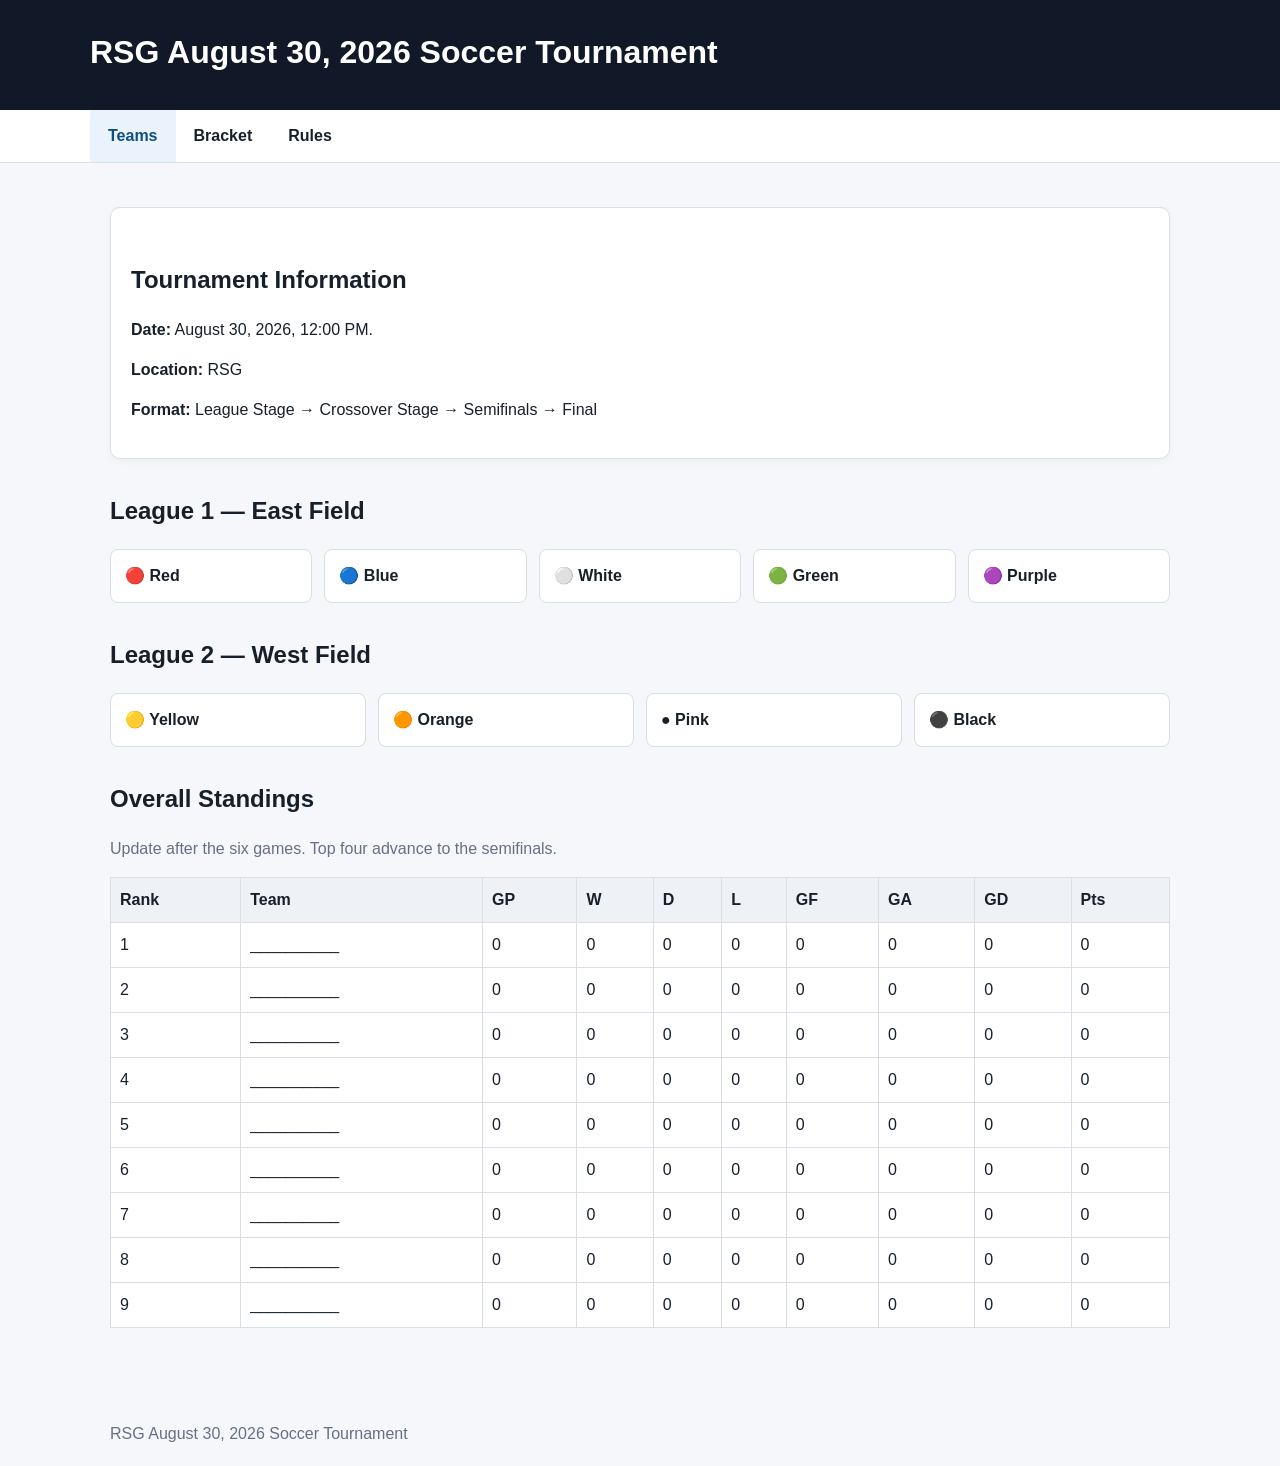
<file: index.html>
<!doctype html><html lang="en"><head><meta charset="utf-8"><meta name="viewport" content="width=device-width,initial-scale=1"><title>Teams</title><link rel="stylesheet" href="style.css"></head><body>
<header><div class="wrap"><h1>RSG August 30, 2026 Soccer Tournament</h1></div></header>
<nav><div class="wrap"><a class="active" href="index.html">Teams</a><a class="" href="bracket.html">Bracket</a><a class="" href="rules.html">Rules</a></div></nav><main><div class="card"><h2>Tournament Information</h2><p><strong>Date:</strong> August 30, 2026, 12:00 PM.</p><p><strong>Location:</strong> RSG</p><p><strong>Format:</strong> League Stage → Crossover Stage → Semifinals → Final</p></div>
<h2>League 1 — East Field</h2><div class="team-list"><div class="team">🔴 Red</div><div class="team">🔵 Blue</div><div class="team">⚪ White</div><div class="team">🟢 Green</div><div class="team">🟣 Purple</div></div>
<h2>League 2 — West Field</h2><div class="team-list"><div class="team">🟡 Yellow</div><div class="team">🟠 Orange</div><div class="team">● Pink</div><div class="team">⚫ Black</div></div>
<h2>Overall Standings</h2><p class="note">Update after the six games. Top four advance to the semifinals.</p>
<table><tr><th>Rank</th><th>Team</th><th>GP</th><th>W</th><th>D</th><th>L</th><th>GF</th><th>GA</th><th>GD</th><th>Pts</th></tr><tr><td>1</td><td>__________</td><td>0</td><td>0</td><td>0</td><td>0</td><td>0</td><td>0</td><td>0</td><td>0</td></tr><tr><td>2</td><td>__________</td><td>0</td><td>0</td><td>0</td><td>0</td><td>0</td><td>0</td><td>0</td><td>0</td></tr><tr><td>3</td><td>__________</td><td>0</td><td>0</td><td>0</td><td>0</td><td>0</td><td>0</td><td>0</td><td>0</td></tr><tr><td>4</td><td>__________</td><td>0</td><td>0</td><td>0</td><td>0</td><td>0</td><td>0</td><td>0</td><td>0</td></tr><tr><td>5</td><td>__________</td><td>0</td><td>0</td><td>0</td><td>0</td><td>0</td><td>0</td><td>0</td><td>0</td></tr><tr><td>6</td><td>__________</td><td>0</td><td>0</td><td>0</td><td>0</td><td>0</td><td>0</td><td>0</td><td>0</td></tr><tr><td>7</td><td>__________</td><td>0</td><td>0</td><td>0</td><td>0</td><td>0</td><td>0</td><td>0</td><td>0</td></tr><tr><td>8</td><td>__________</td><td>0</td><td>0</td><td>0</td><td>0</td><td>0</td><td>0</td><td>0</td><td>0</td></tr><tr><td>9</td><td>__________</td><td>0</td><td>0</td><td>0</td><td>0</td><td>0</td><td>0</td><td>0</td><td>0</td></tr></table></main><footer>RSG August 30, 2026 Soccer Tournament</footer></body></html>
</file>
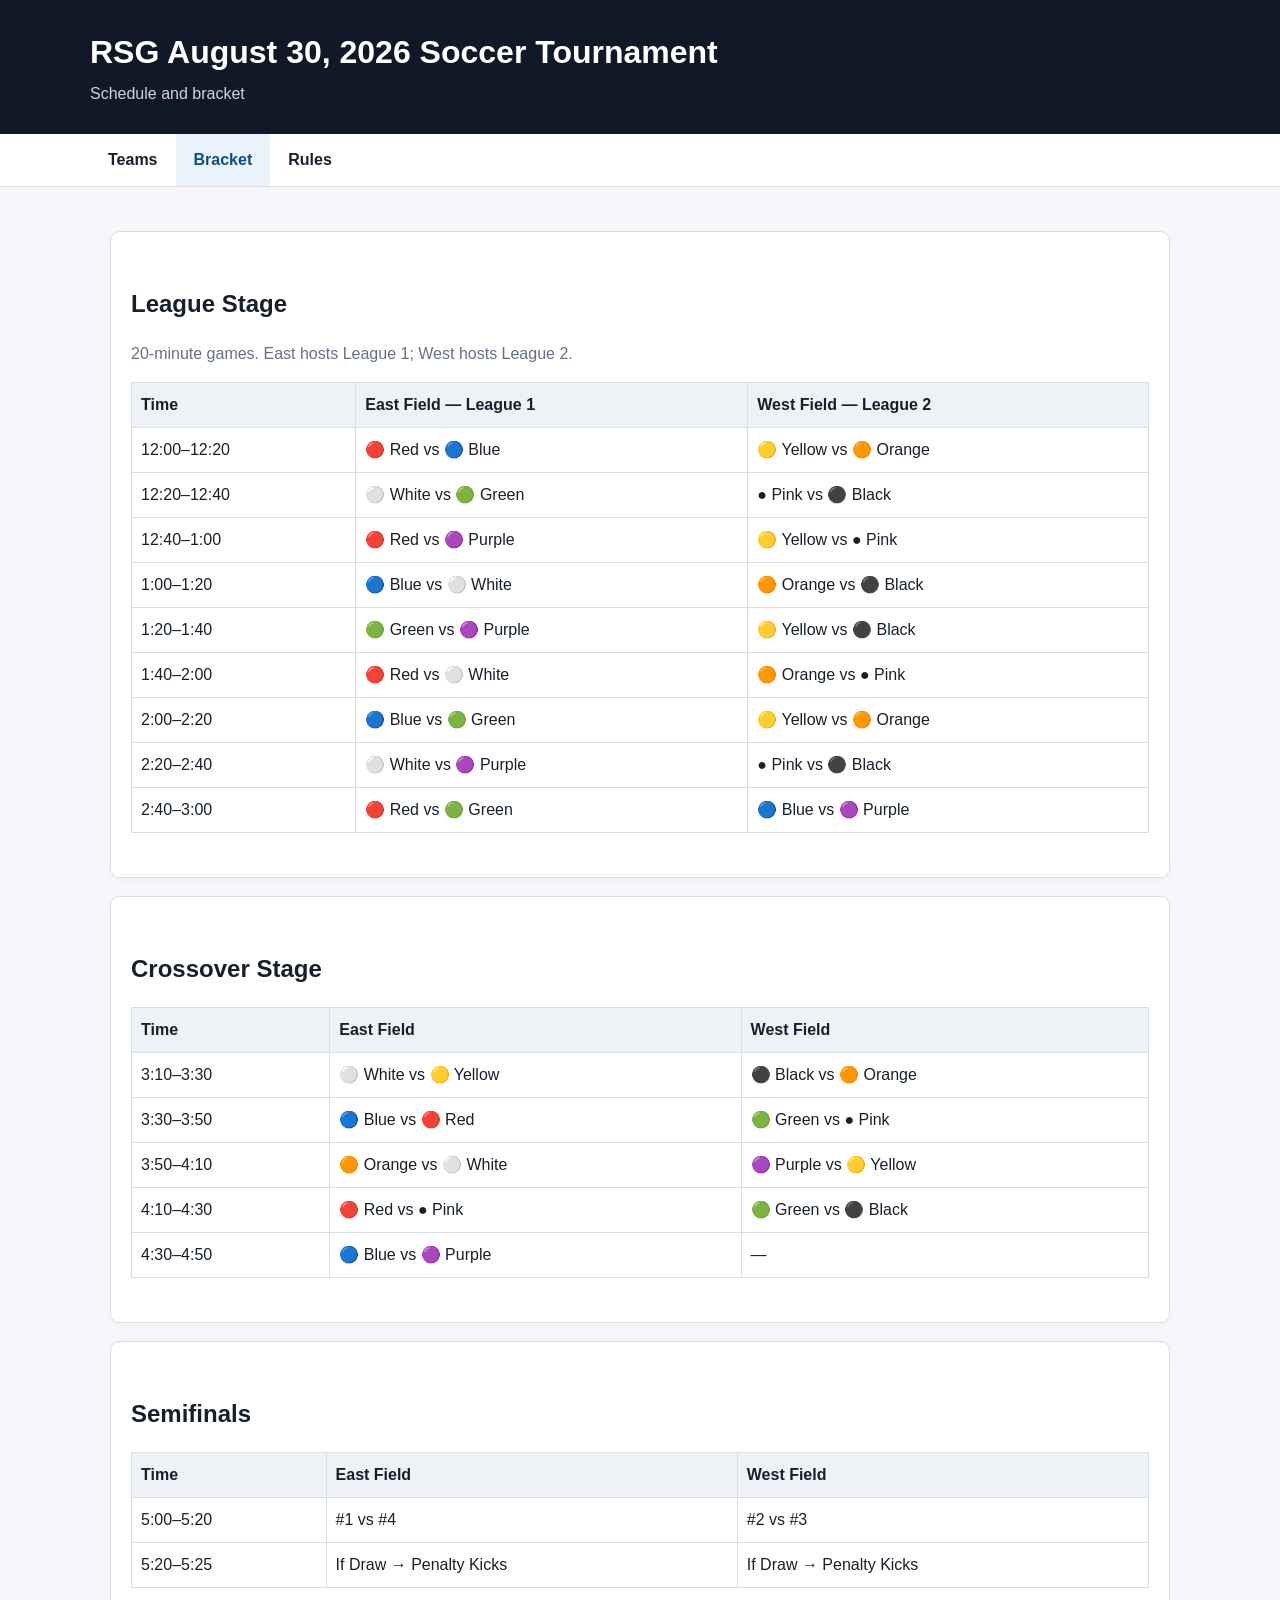
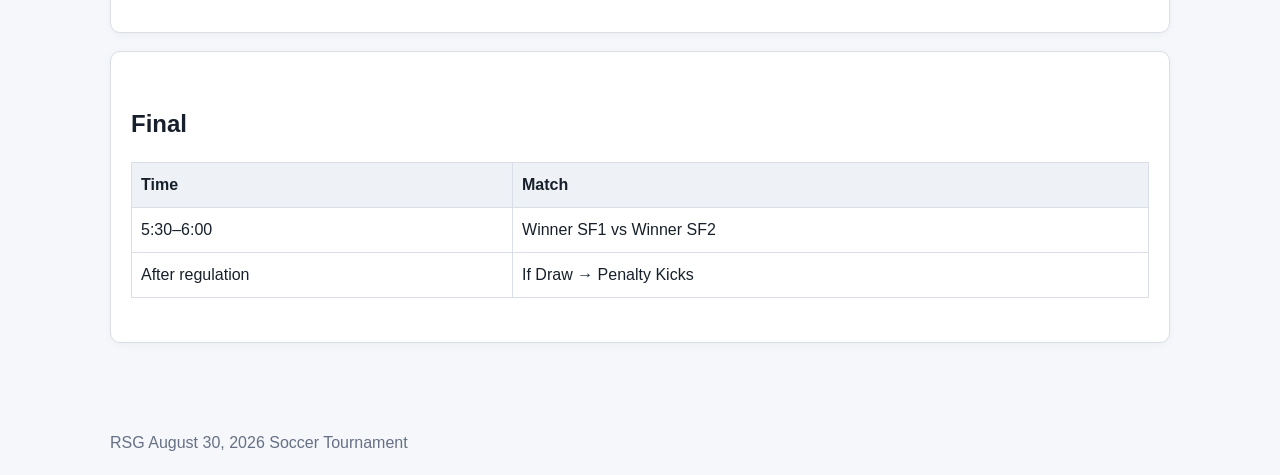
<file: bracket.html>
<!doctype html><html lang="en"><head><meta charset="utf-8"><meta name="viewport" content="width=device-width,initial-scale=1"><title>Bracket</title><link rel="stylesheet" href="style.css"></head><body>
<header><div class="wrap"><h1>RSG August 30, 2026 Soccer Tournament</h1><p class="subtitle">Schedule and bracket</p></div></header>
<nav><div class="wrap"><a class="" href="index.html">Teams</a><a class="active" href="bracket.html">Bracket</a><a class="" href="rules.html">Rules</a></div></nav><main><div class="card"><h2>League Stage</h2><p class="note">20-minute games. East hosts League 1; West hosts League 2.</p>
<table><tr><th>Time</th><th>East Field — League 1</th><th>West Field — League 2</th></tr>
<tr><td>12:00–12:20</td><td>🔴 Red vs 🔵 Blue</td><td>🟡 Yellow vs 🟠 Orange</td></tr>
<tr><td>12:20–12:40</td><td>⚪ White vs 🟢 Green</td><td>● Pink vs ⚫ Black</td></tr>
<tr><td>12:40–1:00</td><td>🔴 Red vs 🟣 Purple</td><td>🟡 Yellow vs ● Pink</td></tr>
<tr><td>1:00–1:20</td><td>🔵 Blue vs ⚪ White</td><td>🟠 Orange vs ⚫ Black</td></tr>
<tr><td>1:20–1:40</td><td>🟢 Green vs 🟣 Purple</td><td>🟡 Yellow vs ⚫ Black</td></tr>
<tr><td>1:40–2:00</td><td>🔴 Red vs ⚪ White</td><td>🟠 Orange vs ● Pink</td></tr>
<tr><td>2:00–2:20</td><td>🔵 Blue vs 🟢 Green</td><td>🟡 Yellow vs 🟠 Orange</td></tr>
<tr><td>2:20–2:40</td><td>⚪ White vs 🟣 Purple</td><td>● Pink vs ⚫ Black</td></tr>
<tr><td>2:40–3:00</td><td>🔴 Red vs 🟢 Green</td><td>🔵 Blue vs 🟣 Purple</td></tr></table></div>
<div class="card"><h2>Crossover Stage</h2><table><tr><th>Time</th><th>East Field</th><th>West Field</th></tr>
<tr><td>3:10–3:30</td><td>⚪ White vs 🟡 Yellow</td><td>⚫ Black vs 🟠 Orange</td></tr>
<tr><td>3:30–3:50</td><td>🔵 Blue vs 🔴 Red</td><td>🟢 Green vs ● Pink</td></tr>
<tr><td>3:50–4:10</td><td>🟠 Orange vs ⚪ White</td><td>🟣 Purple vs 🟡 Yellow</td></tr>
<tr><td>4:10–4:30</td><td>🔴 Red vs ● Pink</td><td>🟢 Green vs ⚫ Black</td></tr>
<tr><td>4:30–4:50</td><td>🔵 Blue vs 🟣 Purple</td><td>—</td></tr></table></div>
<div class="card"><h2>Semifinals</h2><table><tr><th>Time</th><th>East Field</th><th>West Field</th></tr><tr><td>5:00–5:20</td><td>#1 vs #4</td><td>#2 vs #3</td></tr><tr><td>5:20–5:25</td><td>If Draw → Penalty Kicks</td><td>If Draw → Penalty Kicks</td></tr></table></div>
<div class="card"><h2>Final</h2><table><tr><th>Time</th><th>Match</th></tr><tr><td>5:30–6:00</td><td>Winner SF1 vs Winner SF2</td></tr><tr><td>After regulation</td><td>If Draw → Penalty Kicks</td></tr></table></div></main><footer>RSG August 30, 2026 Soccer Tournament</footer></body></html>
</file>
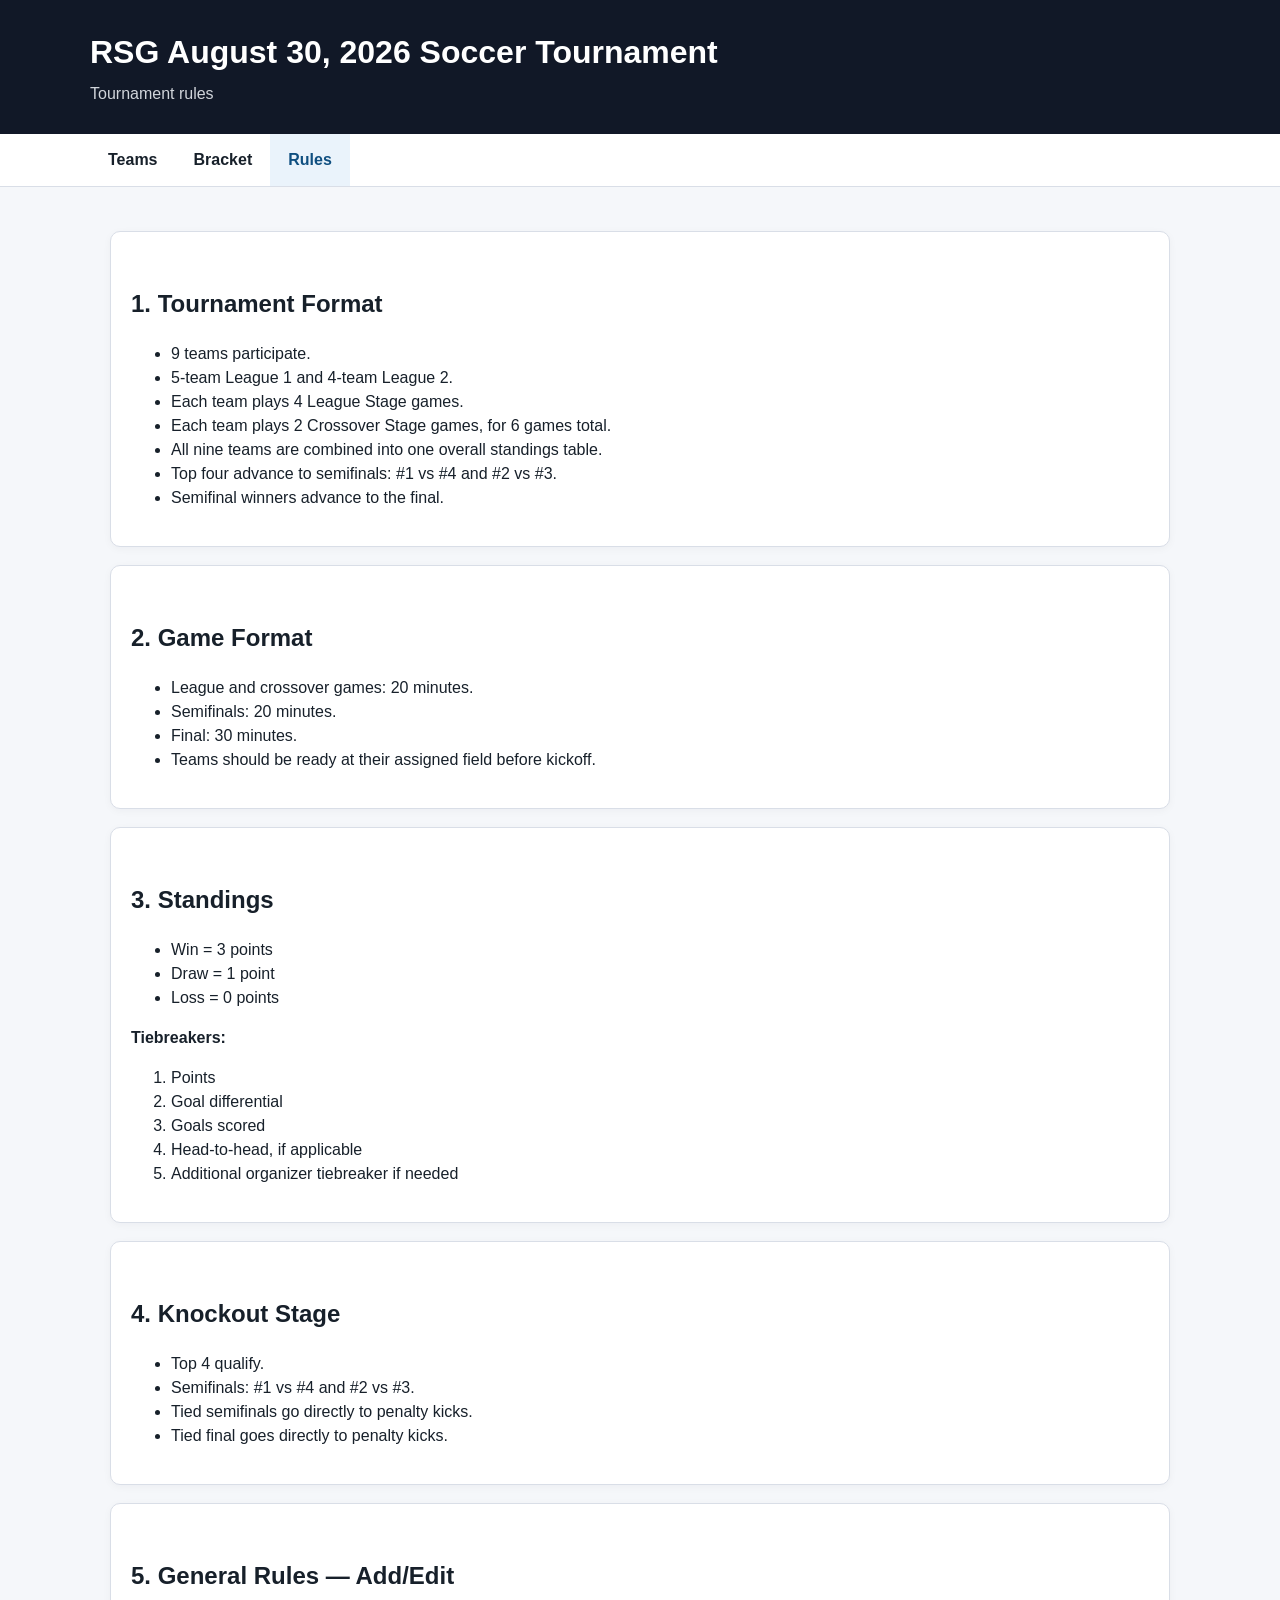
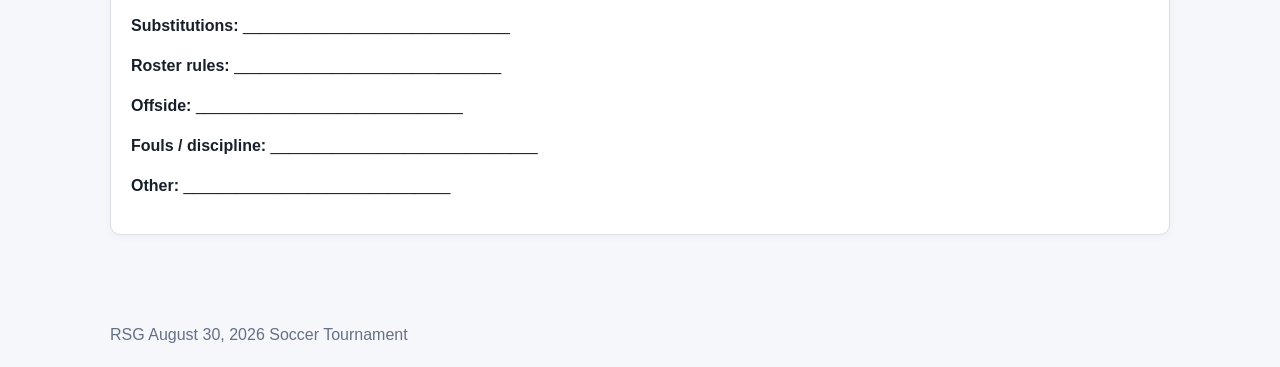
<file: rules.html>
<!doctype html><html lang="en"><head><meta charset="utf-8"><meta name="viewport" content="width=device-width,initial-scale=1"><title>Rules</title><link rel="stylesheet" href="style.css"></head><body>
<header><div class="wrap"><h1>RSG August 30, 2026 Soccer Tournament</h1><p class="subtitle">Tournament rules</p></div></header>
<nav><div class="wrap"><a class="" href="index.html">Teams</a><a class="" href="bracket.html">Bracket</a><a class="active" href="rules.html">Rules</a></div></nav><main><div class="card"><h2>1. Tournament Format</h2><ul><li>9 teams participate.</li><li>5-team League 1 and 4-team League 2.</li><li>Each team plays 4 League Stage games.</li><li>Each team plays 2 Crossover Stage games, for 6 games total.</li><li>All nine teams are combined into one overall standings table.</li><li>Top four advance to semifinals: #1 vs #4 and #2 vs #3.</li><li>Semifinal winners advance to the final.</li></ul></div>
<div class="card"><h2>2. Game Format</h2><ul><li>League and crossover games: 20 minutes.</li><li>Semifinals: 20 minutes.</li><li>Final: 30 minutes.</li><li>Teams should be ready at their assigned field before kickoff.</li></ul></div>
<div class="card"><h2>3. Standings</h2><ul><li>Win = 3 points</li><li>Draw = 1 point</li><li>Loss = 0 points</li></ul><p><strong>Tiebreakers:</strong></p><ol><li>Points</li><li>Goal differential</li><li>Goals scored</li><li>Head-to-head, if applicable</li><li>Additional organizer tiebreaker if needed</li></ol></div>
<div class="card"><h2>4. Knockout Stage</h2><ul><li>Top 4 qualify.</li><li>Semifinals: #1 vs #4 and #2 vs #3.</li><li>Tied semifinals go directly to penalty kicks.</li><li>Tied final goes directly to penalty kicks.</li></ul></div>
<div class="card"><h2>5. General Rules — Add/Edit</h2><p><strong>Substitutions:</strong> ______________________________</p><p><strong>Roster rules:</strong> ______________________________</p><p><strong>Offside:</strong> ______________________________</p><p><strong>Fouls / discipline:</strong> ______________________________</p><p><strong>Other:</strong> ______________________________</p></div></main><footer>RSG August 30, 2026 Soccer Tournament</footer></body></html>
</file>
<file: style.css>
:root{--bg:#f5f7fa;--card:#fff;--text:#17202a;--muted:#667085;--border:#d9dee7;--accent:#1769aa}
*{box-sizing:border-box}body{margin:0;font-family:Arial,Helvetica,sans-serif;background:var(--bg);color:var(--text);line-height:1.5}
header{background:#111827;color:#fff;padding:28px 20px}header .wrap,main{max-width:1100px;margin:auto}
h1{margin:0 0 6px;font-size:2rem}h2{margin-top:34px}.subtitle{color:#d1d5db;margin:0}
nav{background:#fff;border-bottom:1px solid var(--border);position:sticky;top:0;z-index:10}nav .wrap{max-width:1100px;margin:auto;display:flex}
nav a{padding:14px 18px;color:var(--text);text-decoration:none;font-weight:700}nav a:hover,nav a.active{background:#eaf3fb;color:#0f4f80}
main{padding:26px 20px 50px}.card{background:var(--card);border:1px solid var(--border);border-radius:10px;padding:20px;margin:18px 0;box-shadow:0 2px 8px rgba(16,24,40,.04)}
table{width:100%;border-collapse:collapse;margin:12px 0 24px;background:#fff}th,td{border:1px solid var(--border);padding:10px 9px;text-align:left}th{background:#eef2f6}
.note{color:var(--muted)}.team-list{display:grid;grid-template-columns:repeat(auto-fit,minmax(180px,1fr));gap:12px}.team{border:1px solid var(--border);border-radius:8px;padding:14px;background:#fff;font-weight:700}
footer{max-width:1100px;margin:auto;padding:20px;color:var(--muted)}@media(max-width:700px){h1{font-size:1.55rem}nav .wrap{overflow-x:auto}nav a{white-space:nowrap}table{font-size:.9rem}th,td{padding:8px 6px}}
</file>
